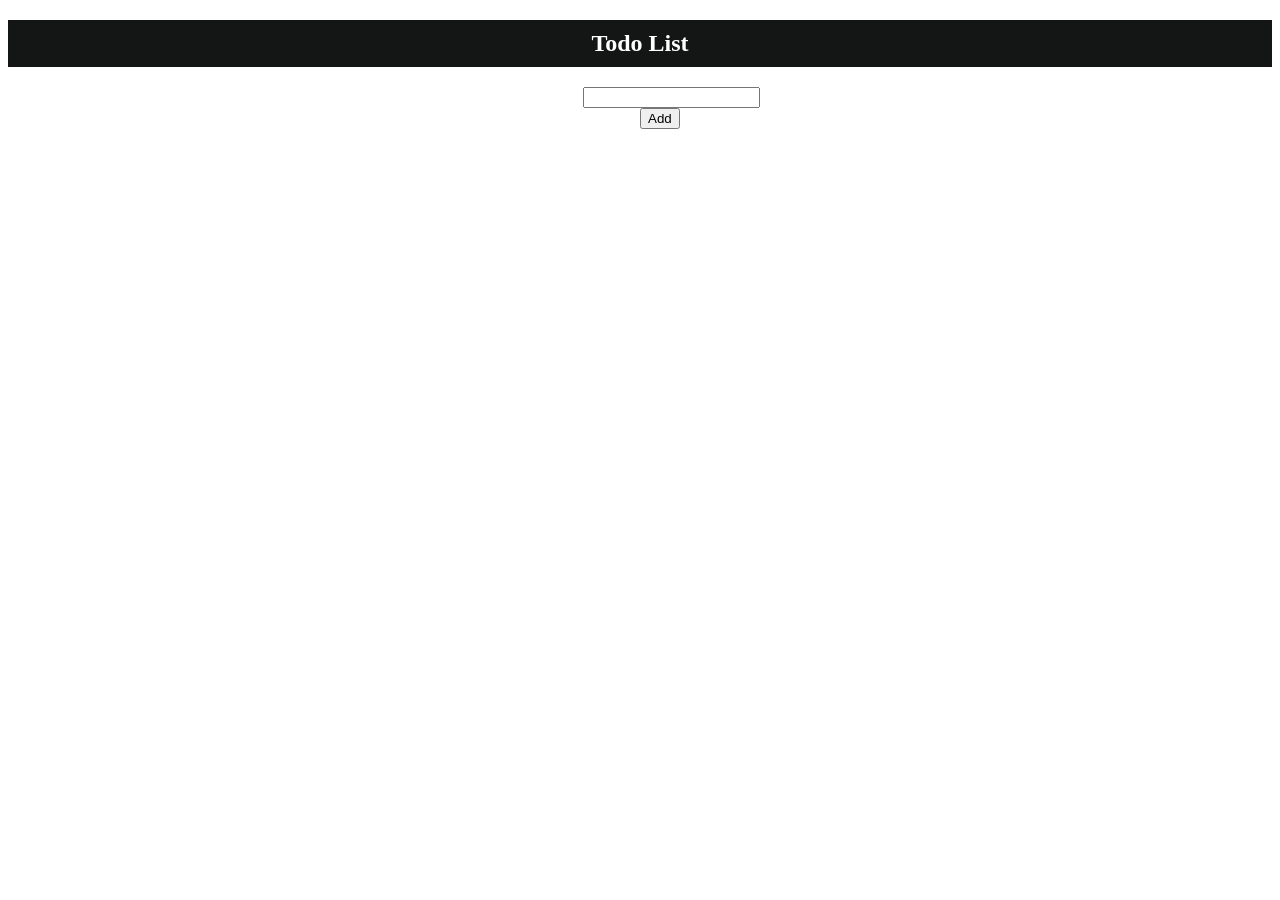
<file: index.html>
<!DOCTYPE html>
<html lang="en">
<head>
    <meta charset="UTF-8">
    <meta http-equiv="X-UA-Compatible" content="IE=edge">
    <meta name="viewport" content="width=device-width, initial-scale=1.0">
    <title>Document</title>
    <link rel="stylesheet" href="mystyle.css">
</head>
<body>
    
    <H2 class="heading1"> Todo List</H2> 

    <div class="container">

        <ul id="box"> </ul>
        <input type="text" id="name" class="input" />
        <input type="button" value="Add" id="btnclick" class="btn" 
        onClick="addMore()"/>
        <span id="error"> </span>
    </div>

</body> 

<script src="./myscript.js">

</script>
</html>
</file>
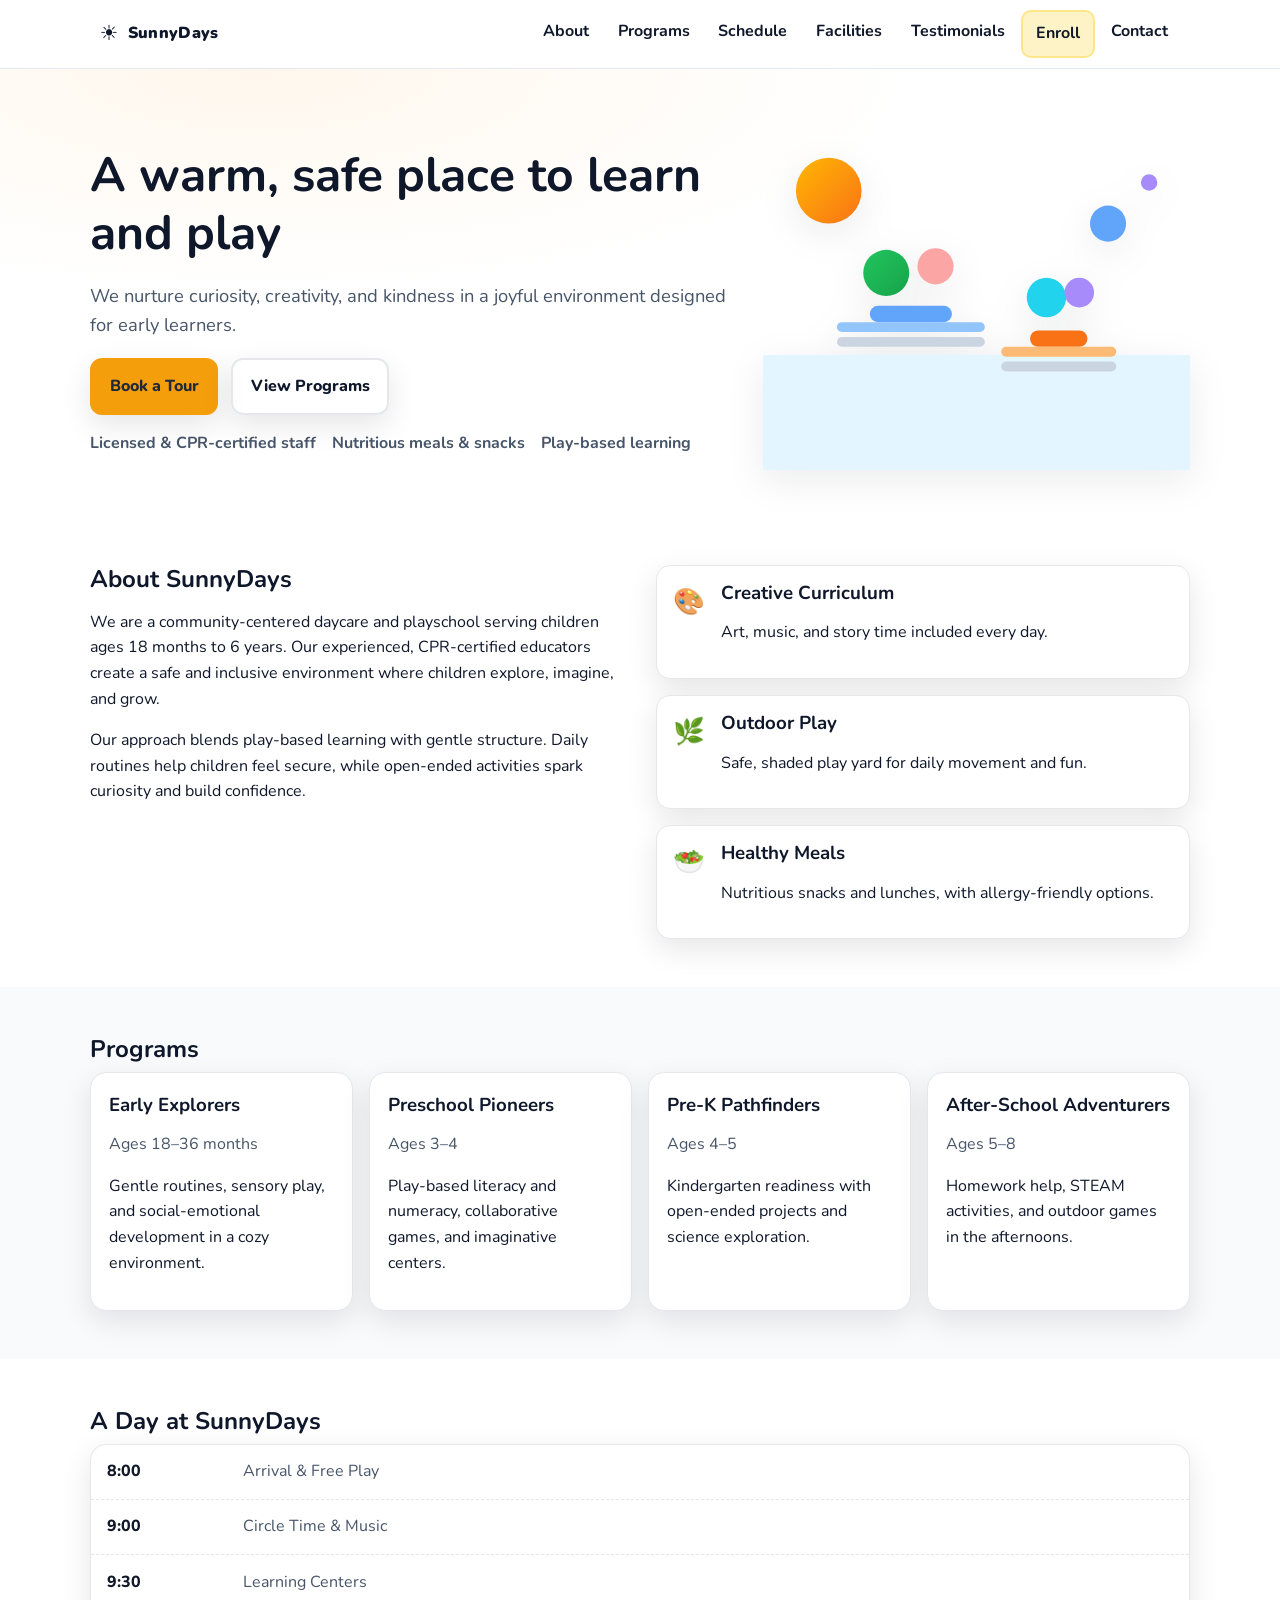
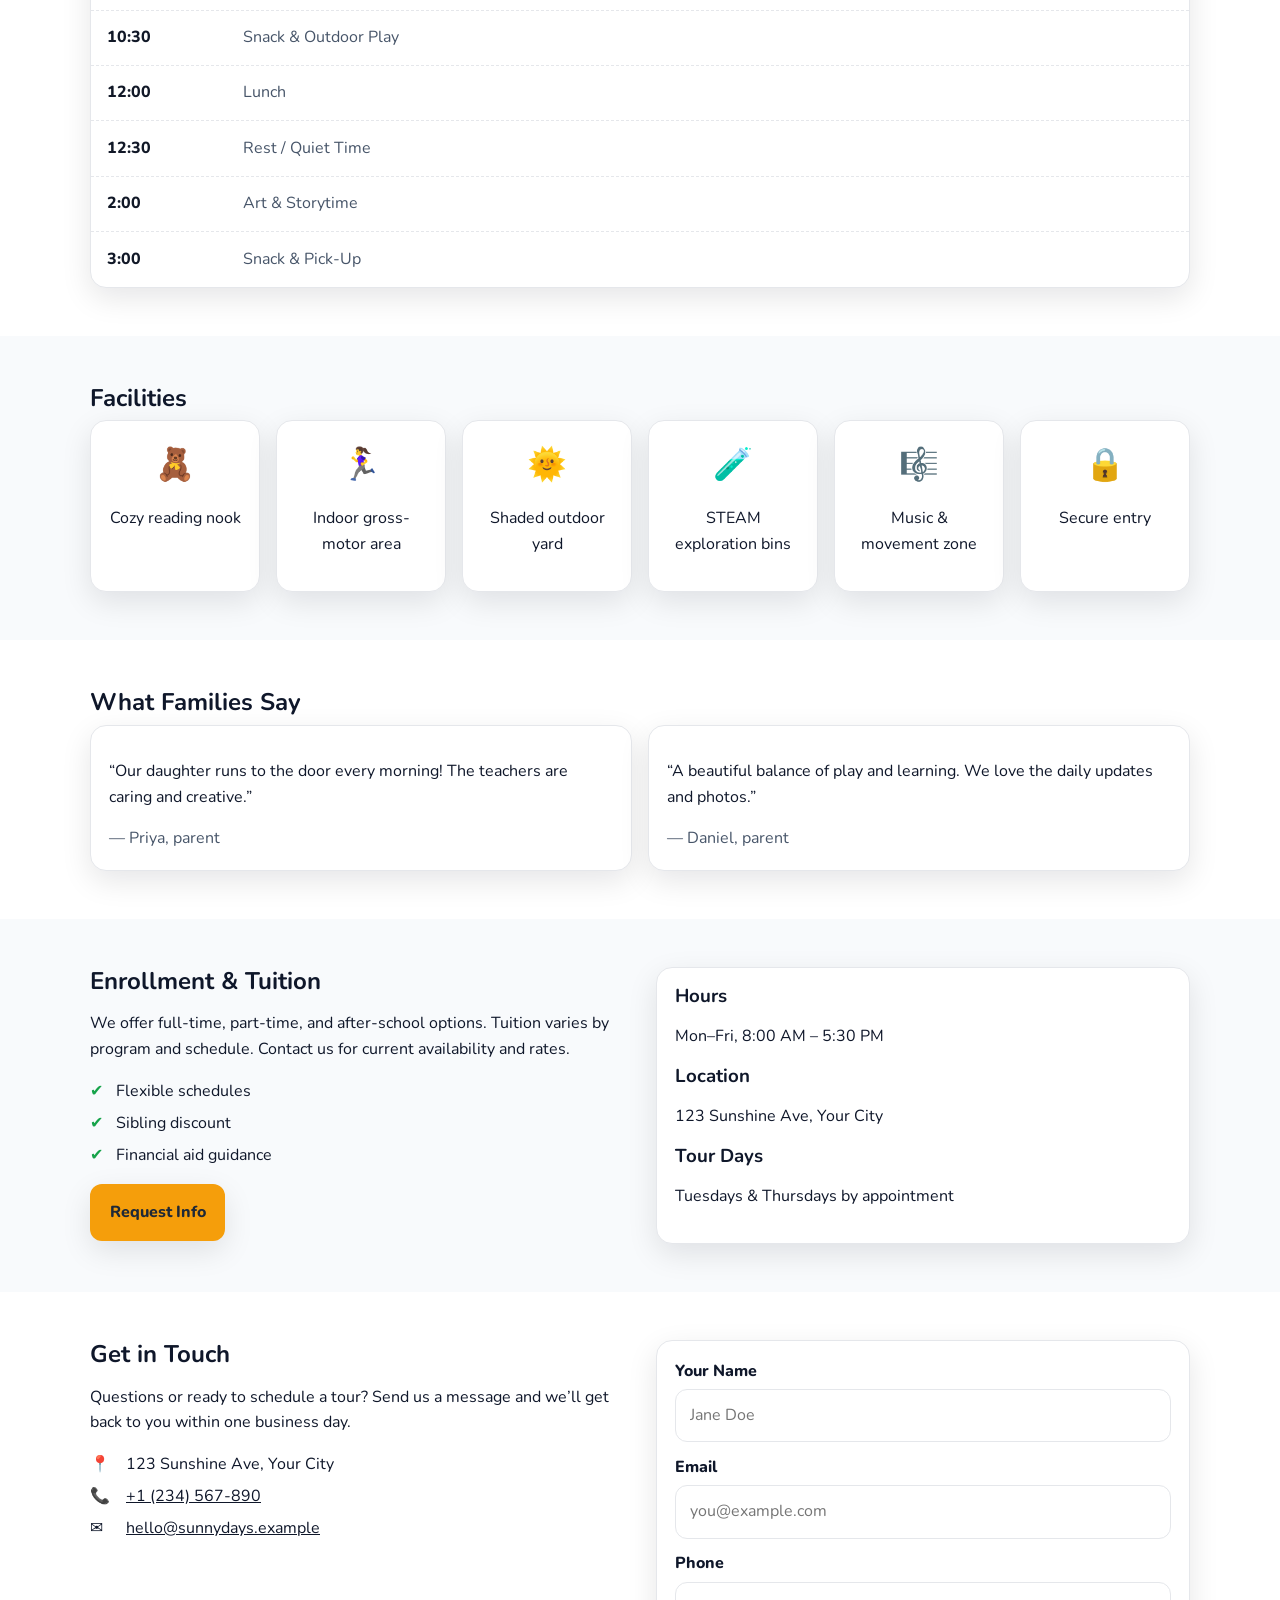
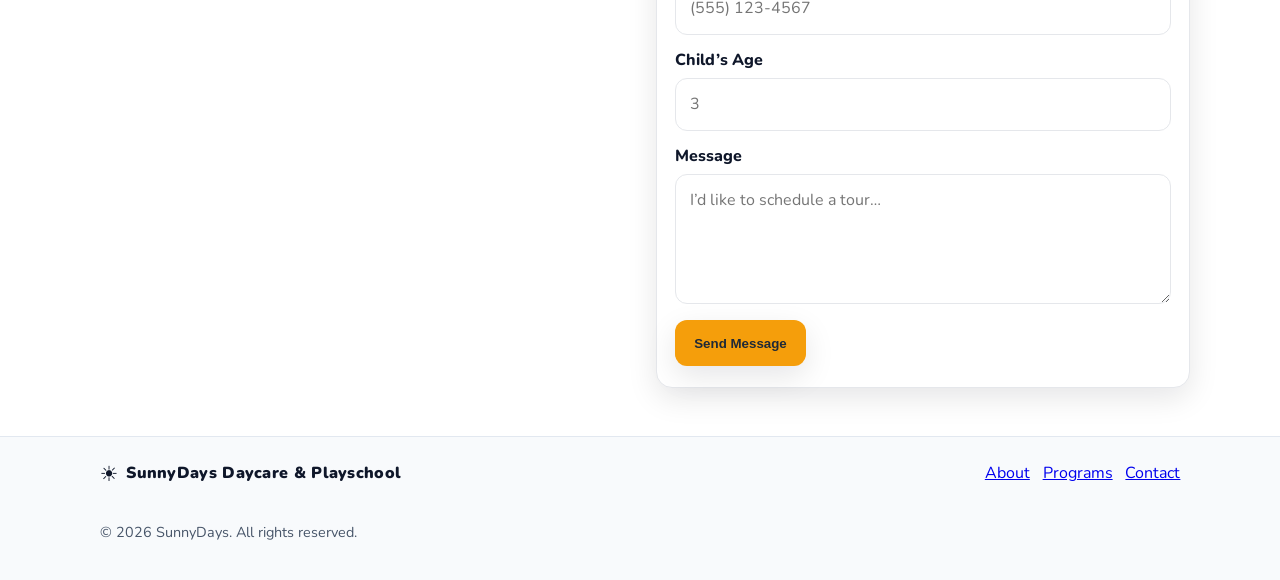
<file: daycare-playschool/index.html>
<!doctype html>
<html lang="en">
  <head>
    <meta charset="utf-8" />
    <meta name="viewport" content="width=device-width, initial-scale=1" />
    <title>SunnyDays Daycare & Playschool</title>
    <meta name="description" content="A warm, safe, and engaging playschool and daycare where children learn through play." />
    <link rel="preconnect" href="https://fonts.googleapis.com">
    <link rel="preconnect" href="https://fonts.gstatic.com" crossorigin>
    <link href="https://fonts.googleapis.com/css2?family=Nunito:wght@400;600;700;800&display=swap" rel="stylesheet">
    <link rel="stylesheet" href="./styles.css" />
  </head>
  <body>
    <header class="site-header" id="top">
      <div class="container header-inner">
        <a class="brand" href="#top" aria-label="SunnyDays Home">
          <span class="brand-logo" aria-hidden="true">☀️</span>
          <span class="brand-text">SunnyDays</span>
        </a>
        <button class="nav-toggle" aria-label="Open navigation" aria-expanded="false">
          <span class="bar"></span>
          <span class="bar"></span>
          <span class="bar"></span>
        </button>
        <nav class="nav" aria-label="Main">
          <ul>
            <li><a href="#about">About</a></li>
            <li><a href="#programs">Programs</a></li>
            <li><a href="#schedule">Schedule</a></li>
            <li><a href="#facilities">Facilities</a></li>
            <li><a href="#testimonials">Testimonials</a></li>
            <li><a href="#enroll" class="highlight">Enroll</a></li>
            <li><a href="#contact">Contact</a></li>
          </ul>
        </nav>
      </div>
    </header>

    <main>
      <section class="hero" aria-labelledby="hero-title">
        <div class="container hero-grid">
          <div class="hero-copy">
            <h1 id="hero-title">A warm, safe place to learn and play</h1>
            <p class="lead">We nurture curiosity, creativity, and kindness in a joyful environment designed for early learners.</p>
            <div class="cta-row">
              <a class="btn btn-primary" href="#contact">Book a Tour</a>
              <a class="btn btn-ghost" href="#programs">View Programs</a>
            </div>
            <ul class="trust-badges" aria-label="At-a-glance highlights">
              <li>Licensed & CPR-certified staff</li>
              <li>Nutritious meals & snacks</li>
              <li>Play-based learning</li>
            </ul>
          </div>
          <div class="hero-art" aria-hidden="true">
            <svg viewBox="0 0 520 420" role="img" aria-label="Children playing" class="svg-hero">
              <defs>
                <linearGradient id="g1" x1="0" x2="1" y1="0" y2="1">
                  <stop stop-color="#ffb703" offset="0%" />
                  <stop stop-color="#f97316" offset="100%" />
                </linearGradient>
                <linearGradient id="g2" x1="0" x2="1" y1="0" y2="1">
                  <stop stop-color="#22c55e" offset="0%" />
                  <stop stop-color="#16a34a" offset="100%" />
                </linearGradient>
              </defs>
              <rect x="0" y="280" width="520" height="140" fill="#e3f6ff" />
              <circle cx="80" cy="80" r="40" fill="url(#g1)" />
              <circle cx="420" cy="120" r="22" fill="#60a5fa" />
              <circle cx="470" cy="70" r="10" fill="#a78bfa" />
              <g transform="translate(180,180)">
                <rect x="-50" y="40" width="100" height="20" rx="10" fill="#60a5fa" />
                <rect x="-90" y="60" width="180" height="12" rx="6" fill="#93c5fd" />
                <rect x="-90" y="78" width="180" height="12" rx="6" fill="#cbd5e1" />
                <circle cx="-30" cy="0" r="28" fill="url(#g2)" />
                <circle cx="30" cy="-8" r="22" fill="#fca5a5" />
              </g>
              <g transform="translate(360,210)">
                <rect x="-35" y="40" width="70" height="20" rx="10" fill="#f97316" />
                <rect x="-70" y="60" width="140" height="12" rx="6" fill="#fdba74" />
                <rect x="-70" y="78" width="140" height="12" rx="6" fill="#cbd5e1" />
                <circle cx="-15" cy="0" r="24" fill="#22d3ee" />
                <circle cx="25" cy="-6" r="18" fill="#a78bfa" />
              </g>
            </svg>
          </div>
        </div>
      </section>

      <section id="about" class="section" aria-labelledby="about-title">
        <div class="container two-col">
          <div>
            <h2 id="about-title">About SunnyDays</h2>
            <p>We are a community-centered daycare and playschool serving children ages 18 months to 6 years. Our experienced, CPR-certified educators create a safe and inclusive environment where children explore, imagine, and grow.</p>
            <p>Our approach blends play-based learning with gentle structure. Daily routines help children feel secure, while open-ended activities spark curiosity and build confidence.</p>
          </div>
          <ul class="feature-list">
            <li>
              <div class="icon">🎨</div>
              <div>
                <h3>Creative Curriculum</h3>
                <p>Art, music, and story time included every day.</p>
              </div>
            </li>
            <li>
              <div class="icon">🌿</div>
              <div>
                <h3>Outdoor Play</h3>
                <p>Safe, shaded play yard for daily movement and fun.</p>
              </div>
            </li>
            <li>
              <div class="icon">🥗</div>
              <div>
                <h3>Healthy Meals</h3>
                <p>Nutritious snacks and lunches, with allergy-friendly options.</p>
              </div>
            </li>
          </ul>
        </div>
      </section>

      <section id="programs" class="section alt" aria-labelledby="programs-title">
        <div class="container">
          <h2 id="programs-title">Programs</h2>
          <div class="card-grid">
            <article class="card">
              <h3>Early Explorers</h3>
              <p class="muted">Ages 18–36 months</p>
              <p>Gentle routines, sensory play, and social-emotional development in a cozy environment.</p>
            </article>
            <article class="card">
              <h3>Preschool Pioneers</h3>
              <p class="muted">Ages 3–4</p>
              <p>Play-based literacy and numeracy, collaborative games, and imaginative centers.</p>
            </article>
            <article class="card">
              <h3>Pre‑K Pathfinders</h3>
              <p class="muted">Ages 4–5</p>
              <p>Kindergarten readiness with open-ended projects and science exploration.</p>
            </article>
            <article class="card">
              <h3>After‑School Adventurers</h3>
              <p class="muted">Ages 5–8</p>
              <p>Homework help, STEAM activities, and outdoor games in the afternoons.</p>
            </article>
          </div>
        </div>
      </section>

      <section id="schedule" class="section" aria-labelledby="schedule-title">
        <div class="container">
          <h2 id="schedule-title">A Day at SunnyDays</h2>
          <div class="schedule">
            <div class="row"><span>8:00</span><span>Arrival & Free Play</span></div>
            <div class="row"><span>9:00</span><span>Circle Time & Music</span></div>
            <div class="row"><span>9:30</span><span>Learning Centers</span></div>
            <div class="row"><span>10:30</span><span>Snack & Outdoor Play</span></div>
            <div class="row"><span>12:00</span><span>Lunch</span></div>
            <div class="row"><span>12:30</span><span>Rest / Quiet Time</span></div>
            <div class="row"><span>2:00</span><span>Art & Storytime</span></div>
            <div class="row"><span>3:00</span><span>Snack & Pick‑Up</span></div>
          </div>
        </div>
      </section>

      <section id="facilities" class="section alt" aria-labelledby="facilities-title">
        <div class="container">
          <h2 id="facilities-title">Facilities</h2>
          <div class="icon-grid">
            <div class="icon-card"><div class="big">🧸</div><p>Cozy reading nook</p></div>
            <div class="icon-card"><div class="big">🏃‍♀️</div><p>Indoor gross-motor area</p></div>
            <div class="icon-card"><div class="big">🌞</div><p>Shaded outdoor yard</p></div>
            <div class="icon-card"><div class="big">🧪</div><p>STEAM exploration bins</p></div>
            <div class="icon-card"><div class="big">🎼</div><p>Music & movement zone</p></div>
            <div class="icon-card"><div class="big">🔒</div><p>Secure entry</p></div>
          </div>
        </div>
      </section>

      <section id="testimonials" class="section" aria-labelledby="testimonials-title">
        <div class="container">
          <h2 id="testimonials-title">What Families Say</h2>
          <div class="testimonials">
            <blockquote>
              <p>“Our daughter runs to the door every morning! The teachers are caring and creative.”</p>
              <footer>— Priya, parent</footer>
            </blockquote>
            <blockquote>
              <p>“A beautiful balance of play and learning. We love the daily updates and photos.”</p>
              <footer>— Daniel, parent</footer>
            </blockquote>
          </div>
        </div>
      </section>

      <section id="enroll" class="section alt" aria-labelledby="enroll-title">
        <div class="container two-col">
          <div>
            <h2 id="enroll-title">Enrollment & Tuition</h2>
            <p>We offer full‑time, part‑time, and after‑school options. Tuition varies by program and schedule. Contact us for current availability and rates.</p>
            <ul class="checklist">
              <li>Flexible schedules</li>
              <li>Sibling discount</li>
              <li>Financial aid guidance</li>
            </ul>
            <a class="btn btn-primary" href="#contact">Request Info</a>
          </div>
          <div class="enroll-card">
            <h3>Hours</h3>
            <p>Mon–Fri, 8:00 AM – 5:30 PM</p>
            <h3>Location</h3>
            <p>123 Sunshine Ave, Your City</p>
            <h3>Tour Days</h3>
            <p>Tuesdays & Thursdays by appointment</p>
          </div>
        </div>
      </section>

      <section id="contact" class="section" aria-labelledby="contact-title">
        <div class="container two-col">
          <div>
            <h2 id="contact-title">Get in Touch</h2>
            <p>Questions or ready to schedule a tour? Send us a message and we’ll get back to you within one business day.</p>
            <ul class="contact-info">
              <li><span>📍</span>123 Sunshine Ave, Your City</li>
              <li><span>📞</span><a href="tel:+1234567890">+1 (234) 567‑890</a></li>
              <li><span>✉️</span><a href="mailto:hello@sunnydays.example">hello@sunnydays.example</a></li>
            </ul>
          </div>
          <form class="contact-form" id="contact-form" novalidate>
            <div class="form-row">
              <label for="parentName">Your Name</label>
              <input id="parentName" name="parentName" type="text" placeholder="Jane Doe" required />
            </div>
            <div class="form-row">
              <label for="email">Email</label>
              <input id="email" name="email" type="email" placeholder="you@example.com" required />
            </div>
            <div class="form-row">
              <label for="phone">Phone</label>
              <input id="phone" name="phone" type="tel" placeholder="(555) 123‑4567" />
            </div>
            <div class="form-row">
              <label for="childAge">Child’s Age</label>
              <input id="childAge" name="childAge" type="text" placeholder="3" />
            </div>
            <div class="form-row">
              <label for="message">Message</label>
              <textarea id="message" name="message" rows="4" placeholder="I’d like to schedule a tour…" required></textarea>
            </div>
            <div class="form-actions">
              <button class="btn btn-primary" type="submit">Send Message</button>
              <p id="form-status" class="form-status" role="status" aria-live="polite"></p>
            </div>
          </form>
        </div>
      </section>
    </main>

    <footer class="site-footer">
      <div class="container footer-inner">
        <div class="footer-brand">
          <span class="brand-logo" aria-hidden="true">☀️</span>
          <span class="brand-text">SunnyDays Daycare & Playschool</span>
        </div>
        <nav aria-label="Footer">
          <a href="#about">About</a>
          <a href="#programs">Programs</a>
          <a href="#contact">Contact</a>
        </nav>
        <p class="small muted">© <span id="year"></span> SunnyDays. All rights reserved.</p>
      </div>
    </footer>

    <script src="./script.js"></script>
  </body>
</html>
</file>
<file: mystyle.css>
.body{
    margin: 0px;
    padding: 0px;
}

.heading1{
    background-color: rgb(20, 22, 22);
    color : white;
    display: flex;
    justify-content: center;
    align-items: center;
    height: fit-content;
    padding: 10px;
}

.container{
    font-family: sans-serif;
    font-size: medium;
    font-weight: 100;
    flex-wrap: wrap;
    justify-content: center;
    width: auto;
    flex-direction: column;
}


.container input{
    /* width:fit-content ; */
    display: flex;
    justify-content: flex-end;
    margin-left: 45.5%;
}

#btnclick{
    display: flex;
    width: fit-content;
    justify-content: center;
    margin-left: 50%;
    
}

#box li{
    display: flex;
    justify-content: space-between;
    margin-left: 20%;
    margin-right: 20%;
    border: 2px solid black;
}
</file>
<file: daycare-playschool/styles.css>
:root {
  --bg: #ffffff;
  --text: #0f172a;
  --muted: #475569;
  --surface: #f8fafc;
  --surface-2: #eef2ff;
  --primary: #f59e0b;
  --primary-600: #d97706;
  --accent: #22c55e;
  --accent-600: #16a34a;
  --ring: #60a5fa;
  --shadow: 0 10px 30px rgba(2, 8, 23, 0.1);
}

* { box-sizing: border-box; }
html, body { height: 100%; }

body {
  margin: 0;
  color: var(--text);
  background: var(--bg);
  font-family: 'Nunito', system-ui, -apple-system, Segoe UI, Roboto, Helvetica, Arial, 'Apple Color Emoji', 'Segoe UI Emoji';
  line-height: 1.6;
}

img { max-width: 100%; height: auto; }

.container {
  width: min(1100px, 92vw);
  margin: 0 auto;
}

h1, h2, h3 { line-height: 1.2; margin: 0 0 0.5rem; }
.lead { font-size: 1.15rem; color: var(--muted); }
.muted { color: var(--muted); }
.small { font-size: 0.9rem; }

.btn {
  display: inline-flex;
  align-items: center;
  justify-content: center;
  gap: 0.5rem;
  padding: 0.85rem 1.1rem;
  font-weight: 800;
  border-radius: 12px;
  text-decoration: none;
  transition: transform 0.05s ease, box-shadow 0.2s ease, background 0.2s ease, color 0.2s ease;
  box-shadow: var(--shadow);
  border: 2px solid transparent;
}
.btn:hover { transform: translateY(-1px); }
.btn:active { transform: translateY(0); }
.btn:focus-visible { outline: 3px solid var(--ring); outline-offset: 2px; }

.btn-primary { background: var(--primary); color: #1f2937; }
.btn-primary:hover { background: var(--primary-600); color: #0b1020; }
.btn-ghost { background: transparent; color: var(--text); border-color: #e5e7eb; }
.btn-ghost:hover { background: #f1f5f9; }

/* Header */
.site-header {
  position: sticky;
  top: 0; z-index: 20;
  background: rgba(255, 255, 255, 0.86);
  backdrop-filter: saturate(160%) blur(8px);
  border-bottom: 1px solid #e2e8f0;
}
.header-inner {
  display: flex; align-items: center; justify-content: space-between;
  padding: 0.6rem 0.6rem;
}
.brand { display: inline-flex; align-items: center; gap: 0.6rem; color: inherit; text-decoration: none; }
.brand-logo { font-size: 1.3rem; }
.brand-text { font-weight: 900; letter-spacing: 0.3px; }

.nav-toggle { display: none; background: transparent; border: 0; cursor: pointer; padding: 0.25rem; border-radius: 8px; }
.nav-toggle:focus-visible { outline: 3px solid var(--ring); outline-offset: 2px; }
.nav-toggle .bar { display: block; width: 26px; height: 3px; background: #0f172a; margin: 5px 2px; border-radius: 2px; }

.nav ul { display: flex; list-style: none; gap: 0.2rem; margin: 0; padding: 0; }
.nav a { display: inline-block; padding: 0.6rem 0.8rem; text-decoration: none; color: var(--text); font-weight: 700; border-radius: 10px; }
.nav a:hover { background: #f1f5f9; }
.nav a.highlight { color: #111827; border: 2px solid #fde68a; background: #fef3c7; }

/* Hero */
.hero {
  background: radial-gradient(1200px 400px at 20% 0%, #fff7ed 0%, #ffffff 55%),
              linear-gradient(180deg, #ffffff 0%, #f8fafc 100%);
  padding: 3.5rem 0 2.4rem;
  overflow: hidden;
}
.hero-grid { display: grid; grid-template-columns: 1.2fr 0.8fr; gap: 2rem; align-items: center; }
.hero-copy h1 { font-size: clamp(2rem, 4vw, 3rem); }
.cta-row { display: flex; gap: 0.8rem; margin: 1rem 0 0.6rem; flex-wrap: wrap; }
.trust-badges { display: flex; gap: 1rem; padding: 0; margin: 1rem 0 0; list-style: none; color: var(--muted); font-weight: 700; }
.svg-hero { width: 100%; height: auto; filter: drop-shadow(0 10px 18px rgba(2,8,23,0.08)); }

/* Sections */
.section { padding: 3rem 0; }
.section.alt { background: var(--surface); }
.two-col { display: grid; grid-template-columns: 1fr 1fr; gap: 2rem; align-items: start; }

.feature-list { list-style: none; padding: 0; margin: 0; display: grid; gap: 1rem; }
.feature-list li { display: grid; grid-template-columns: auto 1fr; gap: 1rem; background: #fff; border: 1px solid #e5e7eb; border-radius: 14px; padding: 1rem; box-shadow: var(--shadow); }
.feature-list .icon { font-size: 1.6rem; }

.card-grid { display: grid; grid-template-columns: repeat(4, 1fr); gap: 1rem; }
.card { background: #fff; border: 1px solid #e5e7eb; border-radius: 16px; padding: 1.1rem; box-shadow: var(--shadow); }
.card h3 { margin-top: 0.2rem; }

.schedule { background: #fff; border: 1px solid #e5e7eb; border-radius: 16px; box-shadow: var(--shadow); overflow: hidden; }
.schedule .row { display: grid; grid-template-columns: 120px 1fr; gap: 1rem; padding: 0.9rem 1rem; border-bottom: 1px dashed #e5e7eb; }
.schedule .row:last-child { border-bottom: none; }
.schedule .row span:first-child { font-weight: 800; color: #111827; }
.schedule .row span:last-child { color: var(--muted); }

.icon-grid { display: grid; grid-template-columns: repeat(6, 1fr); gap: 1rem; }
.icon-card { background: #fff; border: 1px solid #e5e7eb; border-radius: 16px; padding: 1.1rem; text-align: center; box-shadow: var(--shadow); }
.icon-card .big { font-size: 2rem; margin-bottom: 0.2rem; }

.testimonials { display: grid; grid-template-columns: 1fr 1fr; gap: 1rem; }
.testimonials blockquote { background: #fff; border: 1px solid #e5e7eb; border-radius: 16px; padding: 1.1rem; box-shadow: var(--shadow); margin: 0; }
.testimonials footer { color: var(--muted); margin-top: 0.5rem; }

.checklist { list-style: none; padding: 0; margin: 1rem 0; display: grid; gap: 0.4rem; }
.checklist li { position: relative; padding-left: 1.6rem; }
.checklist li::before { content: '✔'; position: absolute; left: 0; top: 0; color: var(--accent-600); font-weight: 900; }

.enroll-card { background: #fff; border: 1px solid #e5e7eb; border-radius: 16px; padding: 1.1rem; box-shadow: var(--shadow); }

.contact-info { list-style: none; padding: 0; margin: 1rem 0; display: grid; gap: 0.4rem; }
.contact-info li { display: grid; grid-template-columns: 24px 1fr; align-items: center; gap: 0.75rem; }
.contact-info a { color: inherit; }

.contact-form { background: #fff; border: 1px solid #e5e7eb; border-radius: 16px; padding: 1.1rem; box-shadow: var(--shadow); }
.form-row { display: grid; gap: 0.3rem; margin-bottom: 0.8rem; }
label { font-weight: 800; }
input, textarea { width: 100%; padding: 0.8rem 0.9rem; border-radius: 12px; border: 1.5px solid #e5e7eb; background: #ffffff; font: inherit; }
input:focus, textarea:focus { outline: none; border-color: var(--ring); box-shadow: 0 0 0 4px rgba(96,165,250,0.25); }
.form-actions { display: flex; align-items: center; gap: 1rem; margin-top: 0.5rem; }
.form-status { min-height: 1.25rem; color: var(--muted); }

/* Footer */
.site-footer { border-top: 1px solid #e2e8f0; background: var(--surface); }
.footer-inner { display: grid; grid-template-columns: 1fr auto; align-items: center; gap: 1rem; padding: 1.3rem 0.6rem; }
.footer-inner nav { display: flex; gap: 0.8rem; }
.footer-brand { display: inline-flex; gap: 0.5rem; align-items: center; font-weight: 900; }

/* Utilities */
.hidden { display: none !important; }

/* Responsive */
@media (max-width: 1024px) {
  .card-grid { grid-template-columns: repeat(2, 1fr); }
  .icon-grid { grid-template-columns: repeat(3, 1fr); }
}

@media (max-width: 900px) {
  .hero-grid { grid-template-columns: 1fr; }
}

@media (max-width: 760px) {
  .two-col { grid-template-columns: 1fr; }
  .testimonials { grid-template-columns: 1fr; }
  .nav-toggle { display: inline-block; }
  .nav { position: absolute; left: 0; right: 0; top: 60px; background: #ffffff; border-bottom: 1px solid #e5e7eb; box-shadow: var(--shadow); display: none; }
  .nav.open { display: block; }
  .nav ul { flex-direction: column; padding: 0.4rem; }
  .header-inner { position: relative; }
}
</file>
